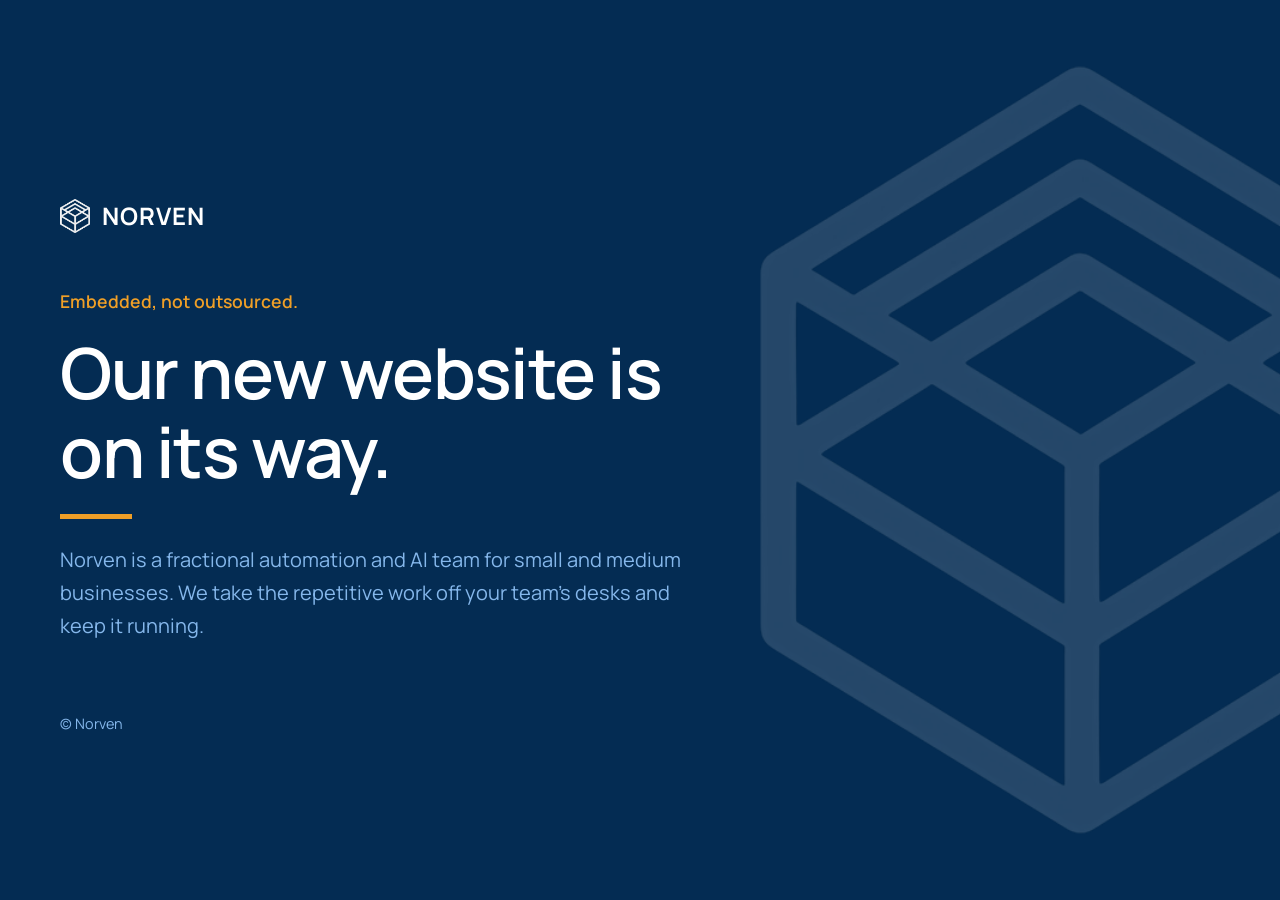
<file: index.html>
<!DOCTYPE html>
<html lang="en-GB">
<head>
<meta charset="UTF-8">
<meta name="viewport" content="width=device-width, initial-scale=1">
<title>Norven | Automation and AI, embedded not outsourced</title>
<meta name="description" content="Norven is a fractional automation and AI team for small and medium businesses. Our new website is on its way.">
<link rel="canonical" href="https://www.norven.co.uk/">
<meta property="og:site_name" content="Norven">
<meta property="og:title" content="Norven | Automation and AI, embedded not outsourced">
<meta property="og:description" content="A fractional automation and AI team for small and medium businesses. New website coming soon.">
<meta property="og:type" content="website">
<meta property="og:url" content="https://www.norven.co.uk/">
<meta property="og:image" content="https://www.norven.co.uk/assets/social-preview.png">
<meta property="og:image:width" content="1200">
<meta property="og:image:height" content="630">
<meta property="og:image:alt" content="Norven logo: Automation and AI, embedded not outsourced">
<meta property="og:locale" content="en_GB">
<meta name="twitter:card" content="summary_large_image">
<meta name="theme-color" content="#042C53">
<link rel="icon" href="/favicon.ico" sizes="16x16 32x32 48x48">
<link rel="icon" type="image/png" sizes="32x32" href="/assets/icon-32.png">
<link rel="apple-touch-icon" href="/assets/icon-180.png">
<link rel="manifest" href="/site.webmanifest">
<link rel="preconnect" href="https://fonts.googleapis.com">
<link rel="preconnect" href="https://fonts.gstatic.com" crossorigin>
<link href="https://fonts.googleapis.com/css2?family=Manrope:wght@400;600;700&display=swap" rel="stylesheet">
<link rel="stylesheet" href="/styles.css">
</head>
<body>
<main class="page">
  <img class="mark" src="/assets/mark-white.webp" alt="" width="640" height="767">
  <div class="inner">
    <p class="brand"><img src="/assets/mark-white-64.png" alt="" width="30" height="34"><span>NORVEN</span></p>
    <p class="tagline">Embedded, not outsourced.</p>
    <h1>Our new website is on its way.</h1>
    <p class="lede">Norven is a fractional automation and AI team for small and medium businesses. We take the repetitive work off your team's desks and keep it running.</p>
    <!-- CONTACT: once you have the address, uncomment this line and swap in your email
    <p class="contact"><a class="btn" href="mailto:YOUR-EMAIL-HERE">Talk to us</a></p>
    -->
  </div>
  <p class="foot">&copy; Norven</p>
</main>
</body>
</html>
</file>
<file: styles.css>
/* Norven brand brief v1 */
:root {
  --navy: #042C53; --primary: #0C447C; --accent-light: #85B7EB; --tint: #E6F1FB; --amber: #EF9F27; --paper: #FFFFFF;
  --font: "Manrope", "Segoe UI", system-ui, -apple-system, Arial, sans-serif;
}
*, *::before, *::after { box-sizing: border-box; }
html, body { height: 100%; margin: 0; }
body { background: var(--navy); color: var(--tint); font-family: var(--font); -webkit-font-smoothing: antialiased; }
:focus-visible { outline: 3px solid var(--amber); outline-offset: 3px; }

.page { position: relative; overflow: hidden; min-height: 100%; display: flex; flex-direction: column; justify-content: center; padding: 64px 24px 32px; }
.mark { position: absolute; right: -120px; top: 50%; transform: translateY(-50%); width: min(640px, 70vw); height: auto; opacity: .14; pointer-events: none; }
.inner { position: relative; width: 100%; max-width: 1160px; margin: 0 auto; }

.brand { display: flex; align-items: center; gap: 12px; margin: 0 0 56px; color: var(--paper); font-weight: 700; font-size: 1.5rem; letter-spacing: .04em; }
.tagline { color: var(--amber); font-weight: 600; font-size: 1.1rem; margin: 0 0 20px; }
h1 { color: var(--paper); font-weight: 600; font-size: clamp(2.3rem, 6vw, 4.4rem); line-height: 1.12; letter-spacing: -0.02em; max-width: 14ch; margin: 0 0 24px; }
h1::after { content: ""; display: block; width: 72px; height: 5px; background: var(--amber); margin-top: 24px; }
.lede { color: var(--accent-light); font-size: clamp(1.05rem, 1.6vw, 1.25rem); line-height: 1.65; max-width: 52ch; margin: 0; }

.contact { margin: 36px 0 0; }
.btn { display: inline-block; background: var(--paper); color: var(--navy); padding: 13px 24px; border-radius: 6px; font-weight: 600; text-decoration: none; }
.btn:hover { background: var(--tint); }

.foot { position: relative; width: 100%; max-width: 1160px; margin: 72px auto 0; color: var(--accent-light); font-size: .9rem; }

@media (max-width: 600px) {
  .page { padding-top: 48px; }
  .brand { margin-bottom: 40px; }
  .mark { right: -180px; width: 460px; opacity: .1; }
}
.back { color: var(--paper); font-weight: 600; text-underline-offset: 3px; }
</file>
